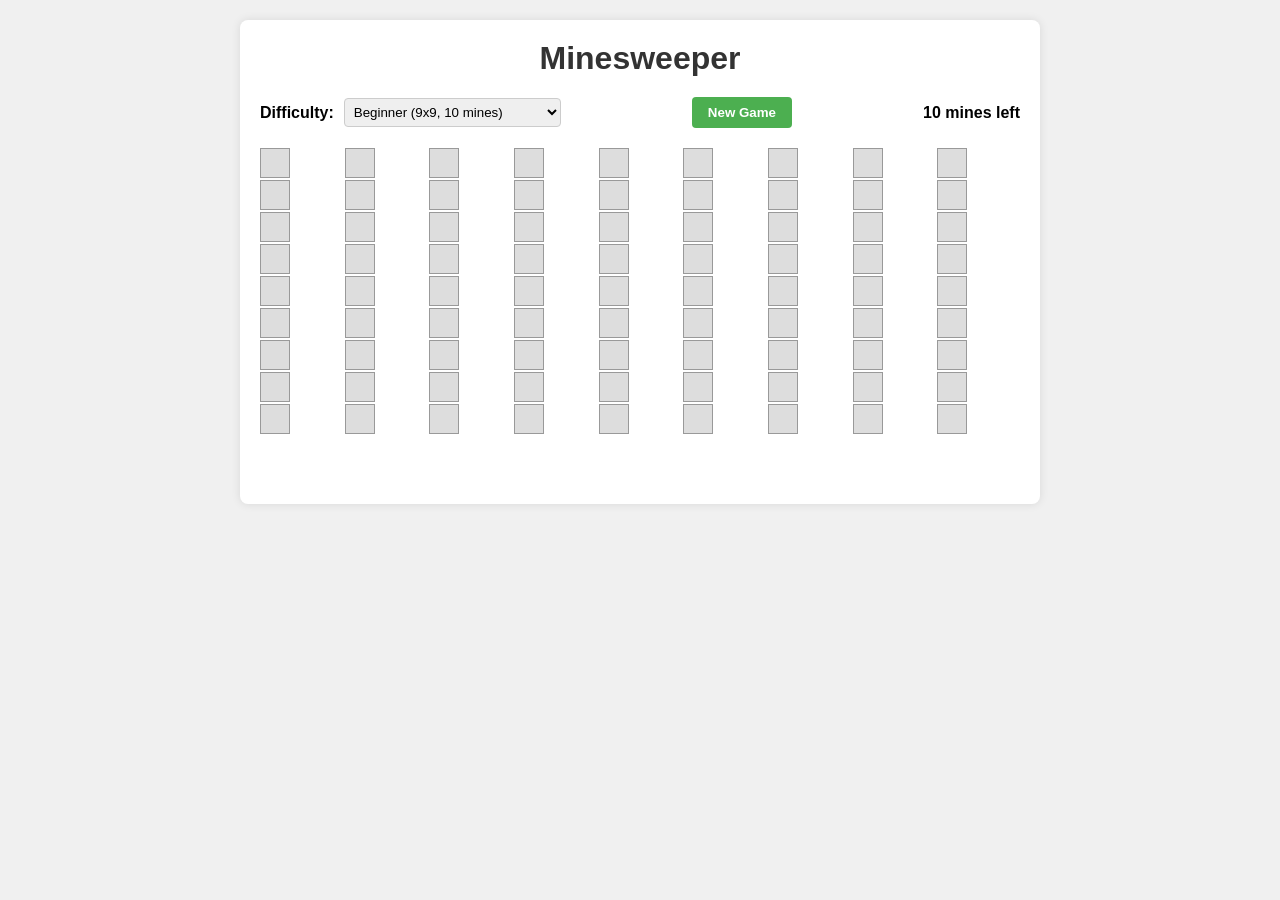
<file: index.html>
<!DOCTYPE html>
<html lang="en">
<head>
    <meta charset="UTF-8">
    <meta name="viewport" content="width=device-width, initial-scale=1.0">
    <title>Minesweeper</title>
    <link rel="stylesheet" href="styles.css">
</head>
<body>
    <div class="container">
        <h1>Minesweeper</h1>
        <div class="game-controls">
            <div class="difficulty">
                <label for="difficulty">Difficulty: </label>
                <select id="difficulty">
                    <option value="beginner">Beginner (9x9, 10 mines)</option>
                    <option value="intermediate">Intermediate (16x16, 40 mines)</option>
                    <option value="expert">Expert (16x30, 99 mines)</option>
                </select>
            </div>
            <button id="new-game-btn">New Game</button>
            <div class="game-info">
                <span id="mines-count">10</span> mines left
            </div>
        </div>
        <div id="game-board" class="game-board"></div>
        <div id="game-message" class="game-message"></div>
    </div>
    <script src="minesweeper.js"></script>
</body>
</html>
</file>
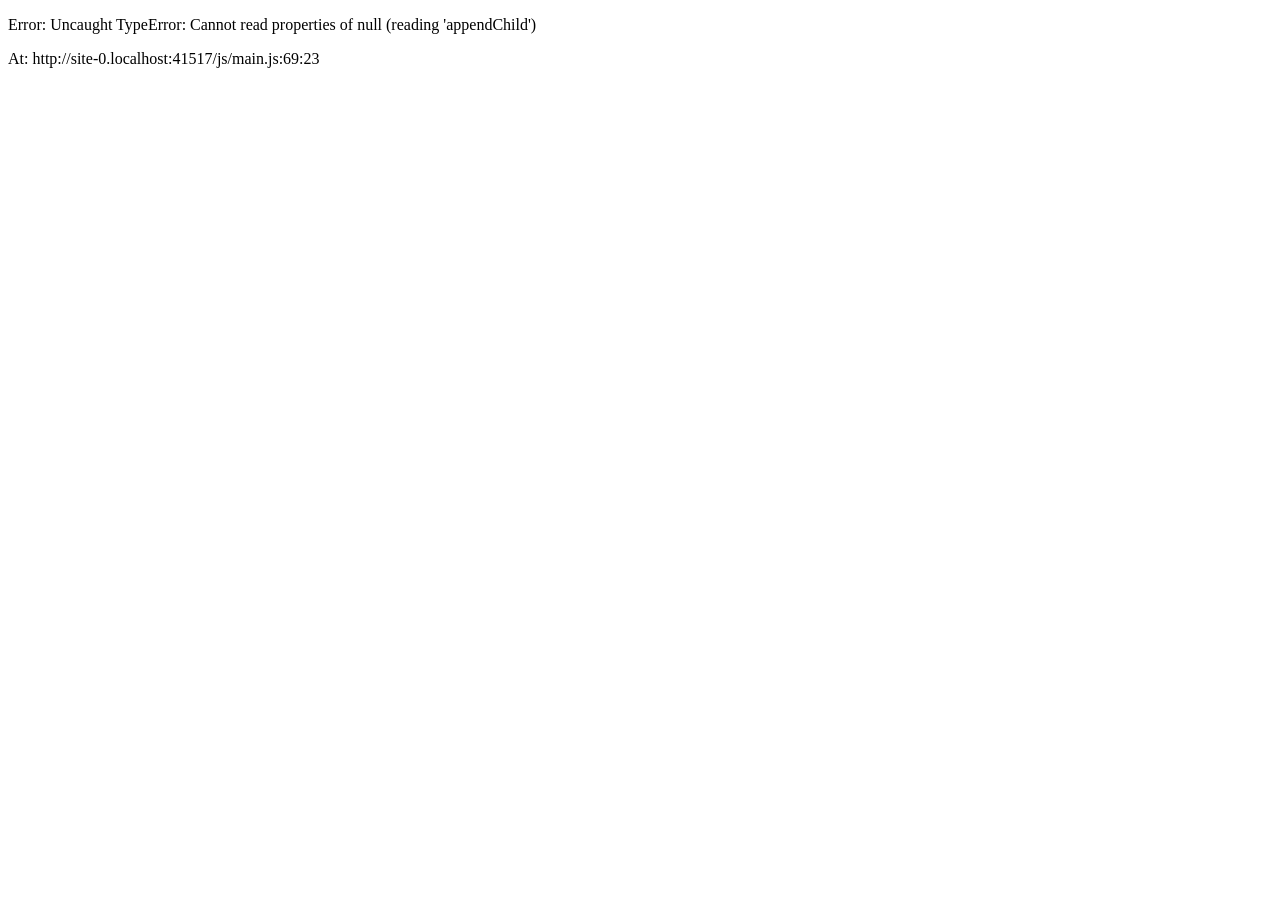
<file: debug.html>
<!DOCTYPE html>
<html>
<head>
    <title>Debug Console</title>
</head>
<body>
    <div id="output"></div>
    <script>
        window.onerror = function(msg, url, lineNo, columnNo, error) {
            document.getElementById('output').innerHTML += `<p>Error: ${msg}</p><p>At: ${url}:${lineNo}:${columnNo}</p>`;
            return false;
        };
    </script>
    <script type="module" src="js/main.js"></script>
</body>
</html>
</file>
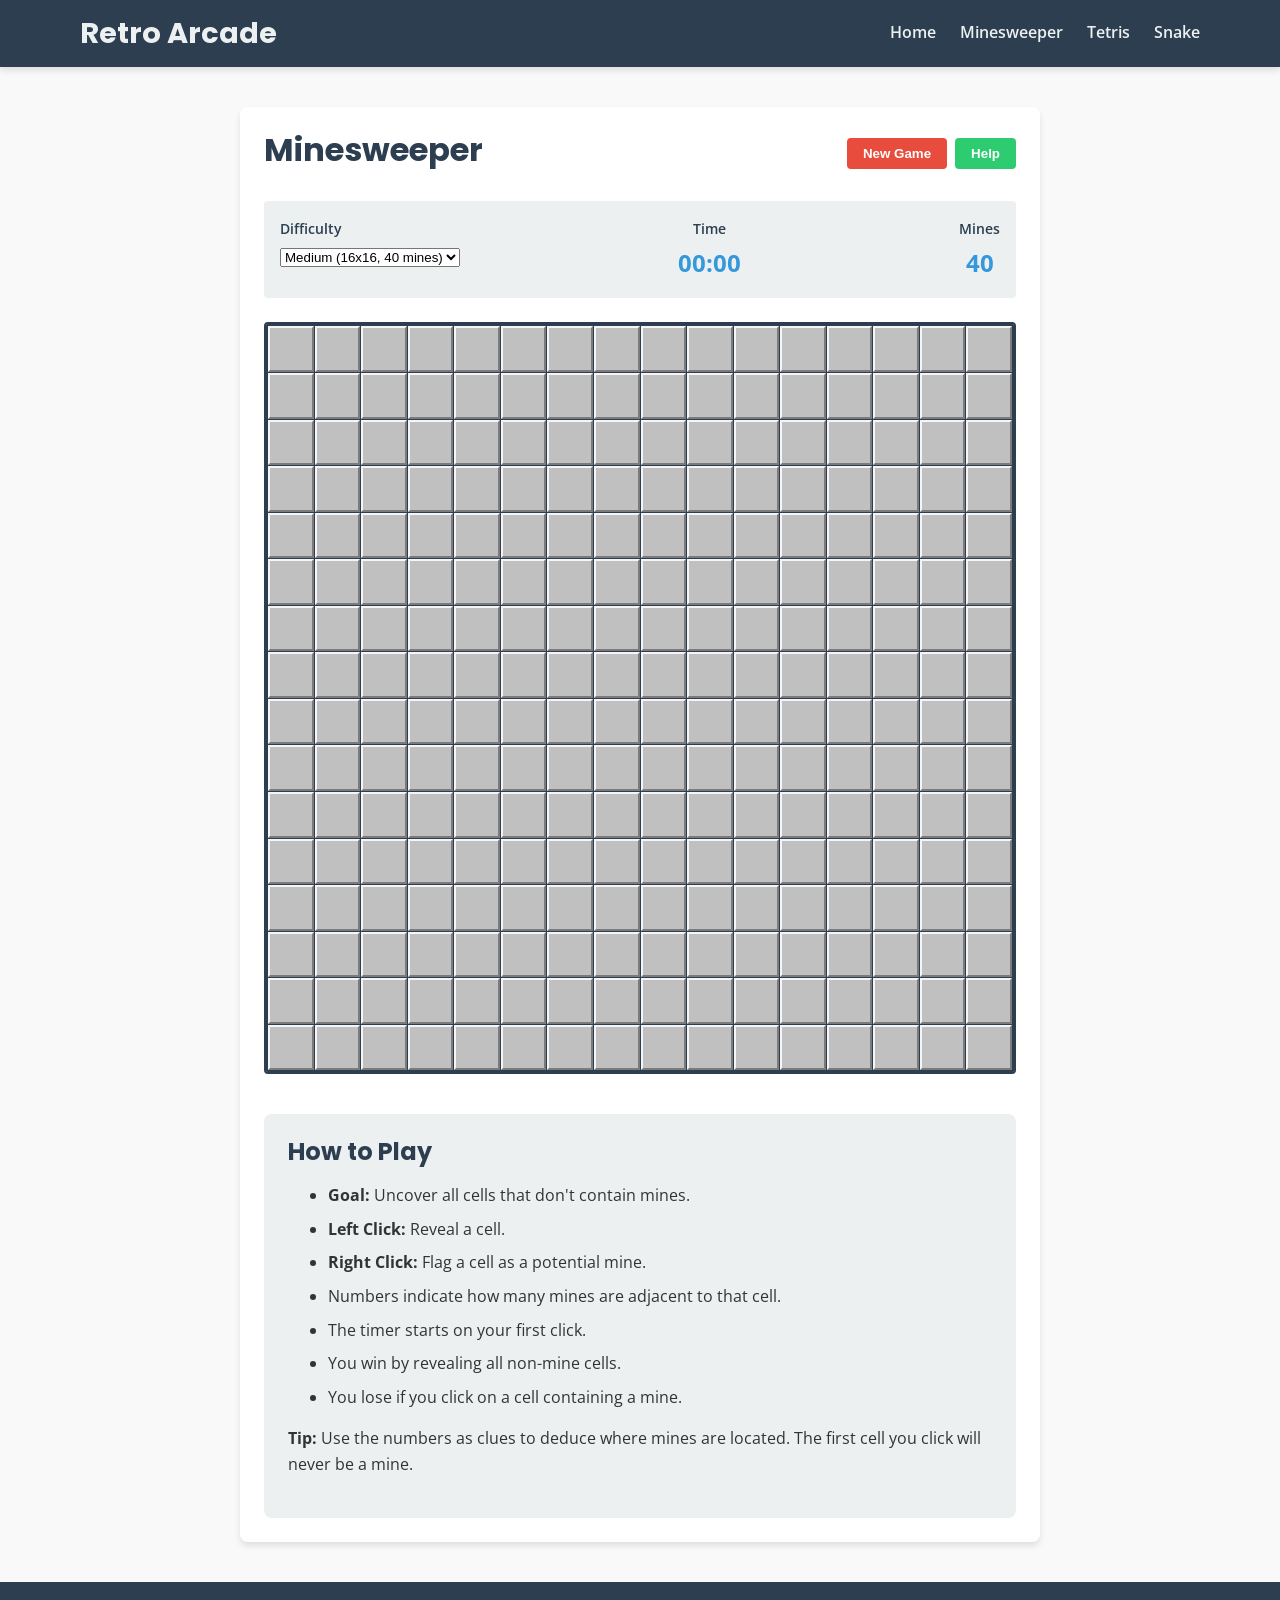
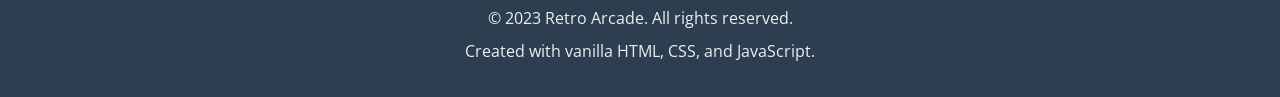
<file: minesweeper.html>
<!DOCTYPE html>
<html lang="en">
<head>
    <meta charset="UTF-8">
    <meta name="viewport" content="width=device-width, initial-scale=1.0">
    <title>Minesweeper - Retro Arcade</title>
    <link rel="preconnect" href="https://fonts.googleapis.com">
    <link rel="preconnect" href="https://fonts.gstatic.com" crossorigin>
    <link href="https://fonts.googleapis.com/css2?family=Open+Sans:wght@400;600&family=Poppins:wght@600;700&display=swap" rel="stylesheet">
    <link rel="stylesheet" href="styles/main.css">
    <link rel="stylesheet" href="styles/games.css">
    <link rel="icon" href="assets/favicon.svg" type="image/svg+xml">
    <meta name="description" content="Play the classic Minesweeper game - test your logic and memory skills">
</head>
<body>
    <header>
        <div class="container">
            <h1 class="logo">Retro Arcade</h1>
            <nav>
                <ul class="main-nav">
                    <li><a href="javascript:void(0)" onclick="navigateWithTransition('index.html')">Home</a></li>
                    <li><a href="javascript:void(0)" class="active">Minesweeper</a></li>
                    <li><a href="javascript:void(0)" onclick="navigateWithTransition('tetris.html')">Tetris</a></li>
                    <li><a href="javascript:void(0)" onclick="navigateWithTransition('snake.html')">Snake</a></li>
                </ul>
            </nav>
        </div>
    </header>

    <main>
        <section>
            <div class="container">
                <div class="game-container">
                    <div class="game-header">
                        <h2 class="game-title">Minesweeper</h2>
                        <div class="game-controls">
                            <button class="game-btn reset" id="reset-game">New Game</button>
                            <button class="game-btn help" id="help-btn">Help</button>
                        </div>
                    </div>

                    <div class="game-info">
                        <div class="game-difficulty">
                            <div class="info-label">Difficulty</div>
                            <select id="difficulty" class="difficulty-select">
                                <option value="easy">Easy (8x8, 10 mines)</option>
                                <option value="medium" selected>Medium (16x16, 40 mines)</option>
                                <option value="hard">Hard (30x16, 99 mines)</option>
                            </select>
                        </div>
                        <div class="game-timer">
                            <div class="info-label">Time</div>
                            <div class="info-value" id="timer">00:00</div>
                        </div>
                        <div class="game-score">
                            <div class="info-label">Mines</div>
                            <div class="info-value" id="mines-counter">0</div>
                        </div>
                    </div>

                    <div class="game-board" id="minesweeper-board">
                        <!-- Game board will be generated by JavaScript -->
                        <div style="display: flex; justify-content: center; align-items: center; height: 100%; color: var(--dark-color);">
                            <p>Minesweeper game will be implemented here.</p>
                        </div>
                    </div>

                    <div class="game-instructions">
                        <h3>How to Play</h3>
                        <ul>
                            <li><strong>Goal:</strong> Uncover all cells that don't contain mines.</li>
                            <li><strong>Left Click:</strong> Reveal a cell.</li>
                            <li><strong>Right Click:</strong> Flag a cell as a potential mine.</li>
                            <li>Numbers indicate how many mines are adjacent to that cell.</li>
                            <li>The timer starts on your first click.</li>
                            <li>You win by revealing all non-mine cells.</li>
                            <li>You lose if you click on a cell containing a mine.</li>
                        </ul>
                        <p><strong>Tip:</strong> Use the numbers as clues to deduce where mines are located. The first cell you click will never be a mine.</p>
                    </div>
                </div>
            </div>
        </section>
    </main>

    <footer>
        <div class="container">
            <p>&copy; 2023 Retro Arcade. All rights reserved.</p>
            <p>Created with vanilla HTML, CSS, and JavaScript.</p>
        </div>
    </footer>

    <script src="scripts/main.js"></script>
    <script src="scripts/games/minesweeper.js"></script>
</body>
</html>
</file>
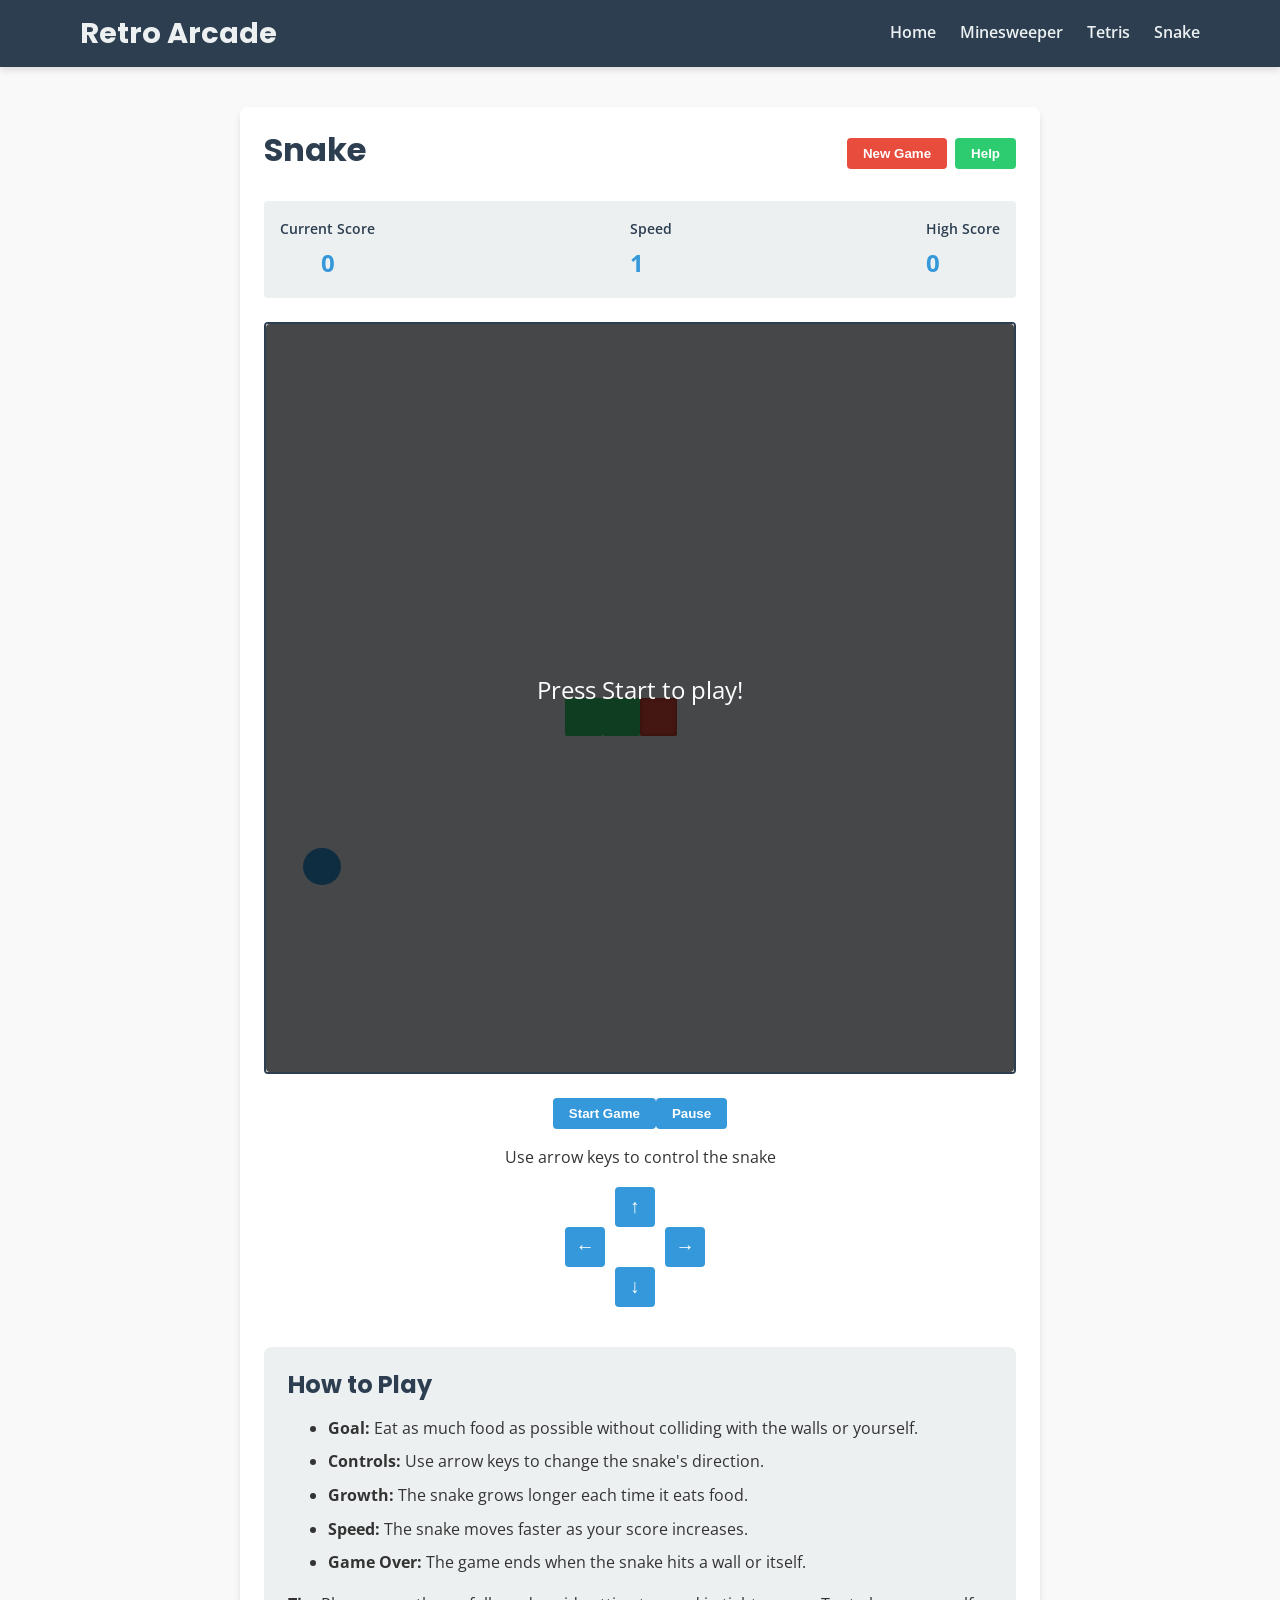
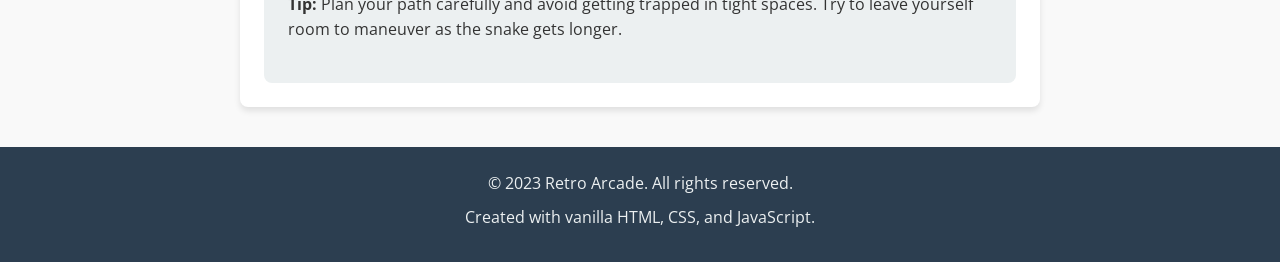
<file: snake.html>
<!DOCTYPE html>
<html lang="en">
<head>
    <meta charset="UTF-8">
    <meta name="viewport" content="width=device-width, initial-scale=1.0">
    <title>Snake - Retro Arcade</title>
    <link rel="preconnect" href="https://fonts.googleapis.com">
    <link rel="preconnect" href="https://fonts.gstatic.com" crossorigin>
    <link href="https://fonts.googleapis.com/css2?family=Open+Sans:wght@400;600&family=Poppins:wght@600;700&display=swap" rel="stylesheet">
    <link rel="stylesheet" href="styles/main.css">
    <link rel="stylesheet" href="styles/games.css">
    <link rel="icon" href="assets/favicon.svg" type="image/svg+xml">
    <meta name="description" content="Play the classic Snake game - guide the snake to eat food while avoiding collisions">
</head>
<body>
    <header>
        <div class="container">
            <h1 class="logo">Retro Arcade</h1>
            <nav>
                <ul class="main-nav">
                    <li><a href="javascript:void(0)" onclick="navigateWithTransition('index.html')">Home</a></li>
                    <li><a href="javascript:void(0)" onclick="navigateWithTransition('minesweeper.html')">Minesweeper</a></li>
                    <li><a href="javascript:void(0)" onclick="navigateWithTransition('tetris.html')">Tetris</a></li>
                    <li><a href="javascript:void(0)" class="active">Snake</a></li>
                </ul>
            </nav>
        </div>
    </header>

    <main>
        <section>
            <div class="container">
                <div class="game-container">
                    <div class="game-header">
                        <h2 class="game-title">Snake</h2>
                        <div class="game-controls">
                            <button class="game-btn reset" id="reset-game">New Game</button>
                            <button class="game-btn help" id="help-btn">Help</button>
                        </div>
                    </div>

                    <div class="game-info">
                        <div class="game-score">
                            <div class="info-label">Current Score</div>
                            <div class="info-value" id="current-score">0</div>
                        </div>
                        <div class="game-speed">
                            <div class="info-label">Speed</div>
                            <div class="info-value" id="speed-level">1</div>
                        </div>
                        <div class="game-high-score">
                            <div class="info-label">High Score</div>
                            <div class="info-value" id="high-score">0</div>
                        </div>
                    </div>

                    <div class="game-board" id="snake-board">
                        <!-- Game board will be generated by JavaScript -->
                        <div style="display: flex; justify-content: center; align-items: center; height: 100%; color: var(--dark-color);">
                            <p>Snake game will be implemented here.</p>
                        </div>
                    </div>

                    <div class="game-controls-display">
                        <div style="display: flex; justify-content: center; margin-bottom: var(--spacing-md);">
                            <button class="game-btn" id="start-btn">Start Game</button>
                            <button class="game-btn" id="pause-btn" disabled>Pause</button>
                        </div>
                        <div style="text-align: center; margin-bottom: var(--spacing-md);">
                            <p>Use arrow keys to control the snake</p>
                            <div style="display: grid; grid-template-columns: 1fr 1fr 1fr; width: 150px; margin: 0 auto;">
                                <div></div>
                                <button class="control-btn" id="up-btn">↑</button>
                                <div></div>
                                <button class="control-btn" id="left-btn">←</button>
                                <div></div>
                                <button class="control-btn" id="right-btn">→</button>
                                <div></div>
                                <button class="control-btn" id="down-btn">↓</button>
                                <div></div>
                            </div>
                        </div>
                    </div>

                    <div class="game-instructions">
                        <h3>How to Play</h3>
                        <ul>
                            <li><strong>Goal:</strong> Eat as much food as possible without colliding with the walls or yourself.</li>
                            <li><strong>Controls:</strong> Use arrow keys to change the snake's direction.</li>
                            <li><strong>Growth:</strong> The snake grows longer each time it eats food.</li>
                            <li><strong>Speed:</strong> The snake moves faster as your score increases.</li>
                            <li><strong>Game Over:</strong> The game ends when the snake hits a wall or itself.</li>
                        </ul>
                        <p><strong>Tip:</strong> Plan your path carefully and avoid getting trapped in tight spaces. Try to leave yourself room to maneuver as the snake gets longer.</p>
                    </div>
                </div>
            </div>
        </section>
    </main>

    <footer>
        <div class="container">
            <p>&copy; 2023 Retro Arcade. All rights reserved.</p>
            <p>Created with vanilla HTML, CSS, and JavaScript.</p>
        </div>
    </footer>

    <script src="scripts/main.js"></script>
    <script src="scripts/games/snake.js"></script>
    <style>
        .control-btn {
            width: 40px;
            height: 40px;
            background-color: var(--primary-color);
            color: white;
            border: none;
            border-radius: var(--border-radius-sm);
            font-size: 1.2rem;
            cursor: pointer;
            transition: background-color 0.3s;
        }
        
        .control-btn:hover {
            background-color: var(--dark-color);
        }
    </style>
</body>
</html>
</file>
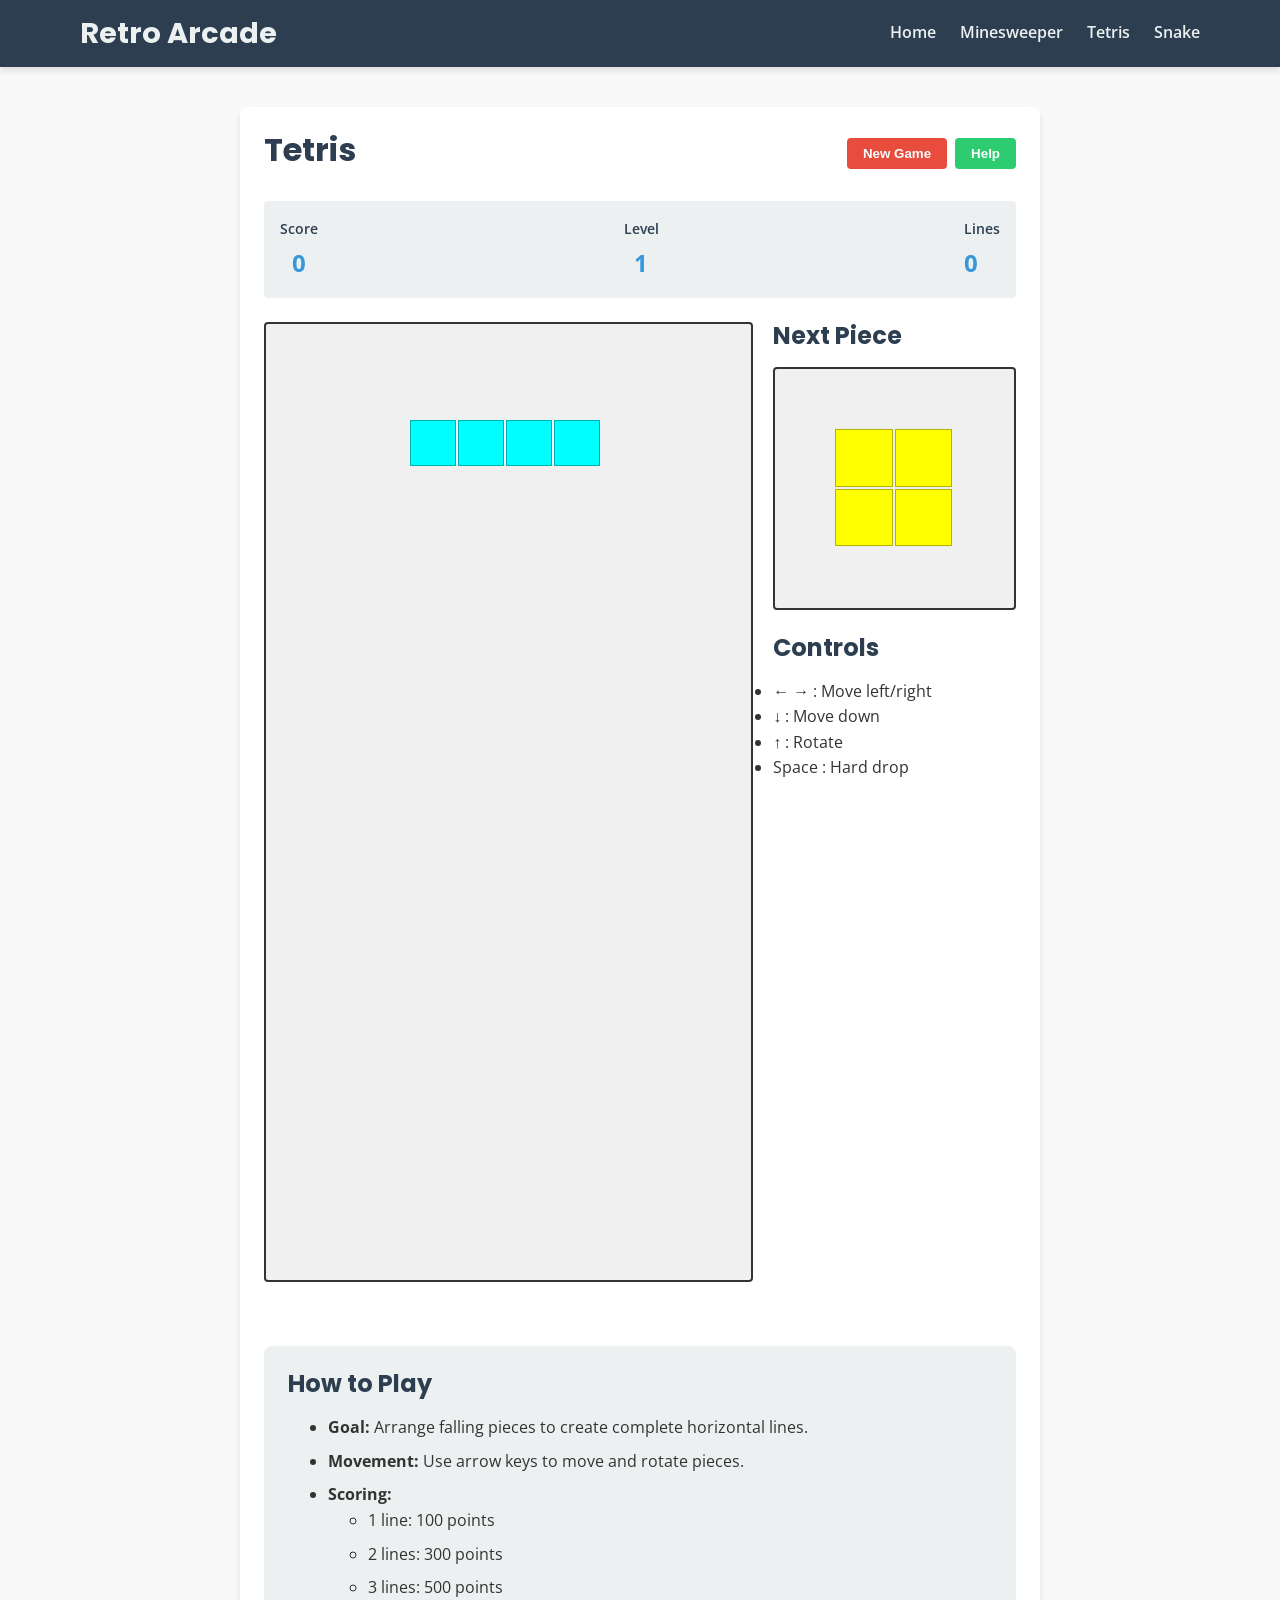
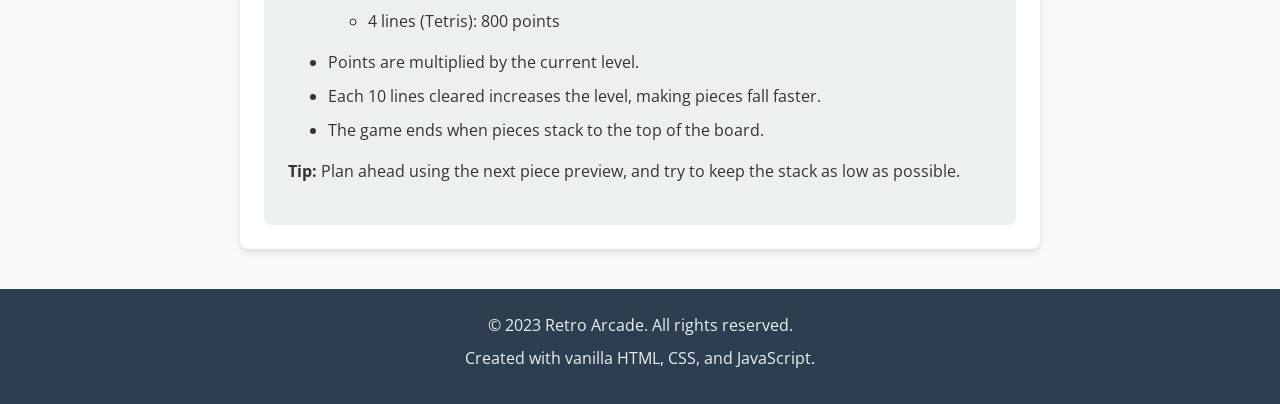
<file: tetris.html>
<!DOCTYPE html>
<html lang="en">
<head>
    <meta charset="UTF-8">
    <meta name="viewport" content="width=device-width, initial-scale=1.0">
    <title>Tetris - Retro Arcade</title>
    <link rel="preconnect" href="https://fonts.googleapis.com">
    <link rel="preconnect" href="https://fonts.gstatic.com" crossorigin>
    <link href="https://fonts.googleapis.com/css2?family=Open+Sans:wght@400;600&family=Poppins:wght@600;700&display=swap" rel="stylesheet">
    <link rel="stylesheet" href="styles/main.css">
    <link rel="stylesheet" href="styles/games.css">
    <link rel="icon" href="assets/favicon.svg" type="image/svg+xml">
    <meta name="description" content="Play the classic Tetris game - arrange falling blocks to create and clear lines">
</head>
<body>
    <header>
        <div class="container">
            <h1 class="logo">Retro Arcade</h1>
            <nav>
                <ul class="main-nav">
                    <li><a href="javascript:void(0)" onclick="navigateWithTransition('index.html')">Home</a></li>
                    <li><a href="javascript:void(0)" onclick="navigateWithTransition('minesweeper.html')">Minesweeper</a></li>
                    <li><a href="javascript:void(0)" class="active">Tetris</a></li>
                    <li><a href="javascript:void(0)" onclick="navigateWithTransition('snake.html')">Snake</a></li>
                </ul>
            </nav>
        </div>
    </header>

    <main>
        <section>
            <div class="container">
                <div class="game-container">
                    <div class="game-header">
                        <h2 class="game-title">Tetris</h2>
                        <div class="game-controls">
                            <button class="game-btn reset" id="reset-game">New Game</button>
                            <button class="game-btn help" id="help-btn">Help</button>
                        </div>
                    </div>

                    <div class="game-info">
                        <div class="game-score">
                            <div class="info-label">Score</div>
                            <div class="info-value" id="score">0</div>
                        </div>
                        <div class="game-level">
                            <div class="info-label">Level</div>
                            <div class="info-value" id="level">1</div>
                        </div>
                        <div class="game-lines">
                            <div class="info-label">Lines</div>
                            <div class="info-value" id="lines">0</div>
                        </div>
                    </div>

                    <div style="display: flex; gap: 20px; margin-bottom: var(--spacing-lg);">
                        <div class="game-board" id="tetris-board" style="aspect-ratio: 1/2; flex: 2;">
                            <!-- Game board will be generated by JavaScript -->
                            <div style="display: flex; justify-content: center; align-items: center; height: 100%; color: var(--dark-color);">
                                <p>Tetris game will be implemented here.</p>
                            </div>
                        </div>
                        <div style="flex: 1;">
                            <div style="margin-bottom: var(--spacing-lg);">
                                <h3>Next Piece</h3>
                                <div id="next-piece" style="width: 100%; aspect-ratio: 1/1; background-color: var(--light-color); border-radius: var(--border-radius-sm);">
                                    <!-- Next piece preview will be generated by JavaScript -->
                                </div>
                            </div>
                            <div>
                                <h3>Controls</h3>
                                <ul>
                                    <li>← → : Move left/right</li>
                                    <li>↓ : Move down</li>
                                    <li>↑ : Rotate</li>
                                    <li>Space : Hard drop</li>
                                </ul>
                            </div>
                        </div>
                    </div>

                    <div class="game-instructions">
                        <h3>How to Play</h3>
                        <ul>
                            <li><strong>Goal:</strong> Arrange falling pieces to create complete horizontal lines.</li>
                            <li><strong>Movement:</strong> Use arrow keys to move and rotate pieces.</li>
                            <li><strong>Scoring:</strong> 
                                <ul>
                                    <li>1 line: 100 points</li>
                                    <li>2 lines: 300 points</li>
                                    <li>3 lines: 500 points</li>
                                    <li>4 lines (Tetris): 800 points</li>
                                </ul>
                            </li>
                            <li>Points are multiplied by the current level.</li>
                            <li>Each 10 lines cleared increases the level, making pieces fall faster.</li>
                            <li>The game ends when pieces stack to the top of the board.</li>
                        </ul>
                        <p><strong>Tip:</strong> Plan ahead using the next piece preview, and try to keep the stack as low as possible.</p>
                    </div>
                </div>
            </div>
        </section>
    </main>

    <footer>
        <div class="container">
            <p>&copy; 2023 Retro Arcade. All rights reserved.</p>
            <p>Created with vanilla HTML, CSS, and JavaScript.</p>
        </div>
    </footer>

    <script src="scripts/main.js"></script>
    <script src="scripts/games/tetris.js"></script>
</body>
</html>
</file>
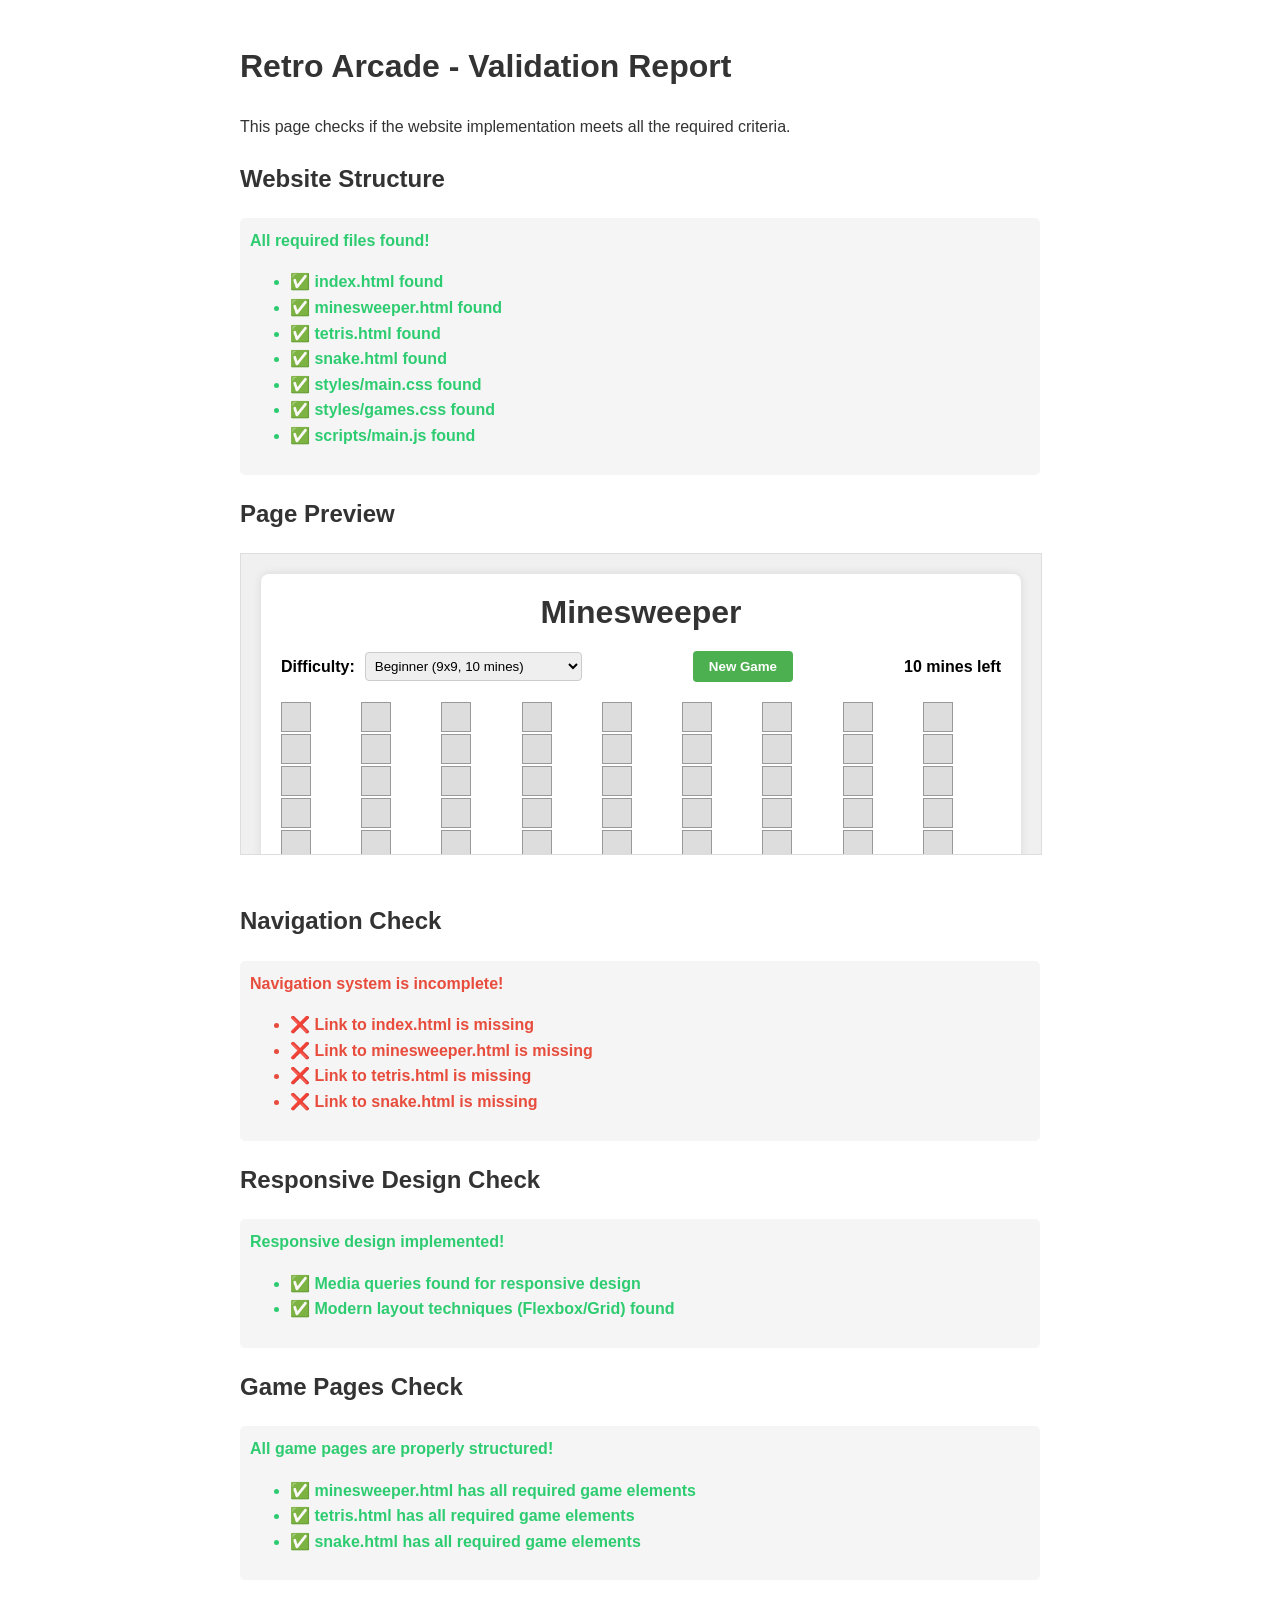
<file: validate.html>
<!DOCTYPE html>
<html lang="en">
<head>
    <meta charset="UTF-8">
    <meta name="viewport" content="width=device-width, initial-scale=1.0">
    <title>Retro Arcade - Validation</title>
    <style>
        body {
            font-family: 'Open Sans', sans-serif;
            line-height: 1.6;
            color: #333;
            max-width: 800px;
            margin: 0 auto;
            padding: 20px;
        }
        h1, h2 {
            font-family: 'Poppins', sans-serif;
        }
        iframe {
            border: 1px solid #ddd;
            width: 100%;
            height: 300px;
            margin-bottom: 20px;
        }
        .result {
            background-color: #f5f5f5;
            padding: 10px;
            border-radius: 5px;
            margin-bottom: 20px;
        }
        .success {
            color: #2ecc71;
            font-weight: bold;
        }
        .error {
            color: #e74c3c;
            font-weight: bold;
        }
    </style>
</head>
<body>
    <h1>Retro Arcade - Validation Report</h1>
    
    <p>This page checks if the website implementation meets all the required criteria.</p>
    
    <h2>Website Structure</h2>
    <div class="result" id="structure-result">Checking...</div>
    
    <h2>Page Preview</h2>
    <iframe src="index.html" title="Retro Arcade"></iframe>
    
    <h2>Navigation Check</h2>
    <div class="result" id="navigation-result">Checking...</div>
    
    <h2>Responsive Design Check</h2>
    <div class="result" id="responsive-result">Checking...</div>
    
    <h2>Game Pages Check</h2>
    <div class="result" id="games-result">Checking...</div>
    
    <script>
        // Structure check
        function checkStructure() {
            const requiredFiles = [
                'index.html',
                'minesweeper.html',
                'tetris.html',
                'snake.html',
                'styles/main.css',
                'styles/games.css',
                'scripts/main.js'
            ];
            
            let allFound = true;
            let results = '<ul>';
            
            for (const file of requiredFiles) {
                fetch(file)
                    .then(response => {
                        if (response.ok) {
                            results += `<li class="success">✅ ${file} found</li>`;
                        } else {
                            results += `<li class="error">❌ ${file} not found</li>`;
                            allFound = false;
                        }
                        
                        if (results.split('</li>').length - 1 === requiredFiles.length) {
                            results += '</ul>';
                            if (allFound) {
                                results = '<span class="success">All required files found!</span>' + results;
                            } else {
                                results = '<span class="error">Some files are missing!</span>' + results;
                            }
                            document.getElementById('structure-result').innerHTML = results;
                        }
                    })
                    .catch(() => {
                        results += `<li class="error">❌ ${file} not found</li>`;
                        allFound = false;
                        
                        if (results.split('</li>').length - 1 === requiredFiles.length) {
                            results += '</ul>';
                            if (allFound) {
                                results = '<span class="success">All required files found!</span>' + results;
                            } else {
                                results = '<span class="error">Some files are missing!</span>' + results;
                            }
                            document.getElementById('structure-result').innerHTML = results;
                        }
                    });
            }
        }
        
        // Navigation check
        function checkNavigation() {
            fetch('index.html')
                .then(response => response.text())
                .then(html => {
                    const parser = new DOMParser();
                    const doc = parser.parseFromString(html, 'text/html');
                    const navLinks = doc.querySelectorAll('.main-nav a');
                    
                    const requiredLinks = ['index.html', 'minesweeper.html', 'tetris.html', 'snake.html'];
                    let allLinksExist = true;
                    let results = '<ul>';
                    
                    requiredLinks.forEach(required => {
                        let found = false;
                        navLinks.forEach(link => {
                            if (link.getAttribute('href') === required) {
                                found = true;
                            }
                        });
                        
                        if (found) {
                            results += `<li class="success">✅ Link to ${required} exists</li>`;
                        } else {
                            results += `<li class="error">❌ Link to ${required} is missing</li>`;
                            allLinksExist = false;
                        }
                    });
                    
                    results += '</ul>';
                    
                    if (allLinksExist) {
                        results = '<span class="success">Navigation system is complete!</span>' + results;
                    } else {
                        results = '<span class="error">Navigation system is incomplete!</span>' + results;
                    }
                    
                    document.getElementById('navigation-result').innerHTML = results;
                })
                .catch(error => {
                    document.getElementById('navigation-result').innerHTML = 
                        `<span class="error">Error checking navigation: ${error.message}</span>`;
                });
        }
        
        // Responsive design check
        function checkResponsive() {
            fetch('styles/main.css')
                .then(response => response.text())
                .then(css => {
                    const hasMediaQueries = css.includes('@media');
                    const hasFlexOrGrid = css.includes('display: flex') || css.includes('display: grid');
                    
                    let results = '<ul>';
                    
                    if (hasMediaQueries) {
                        results += '<li class="success">✅ Media queries found for responsive design</li>';
                    } else {
                        results += '<li class="error">❌ No media queries found</li>';
                    }
                    
                    if (hasFlexOrGrid) {
                        results += '<li class="success">✅ Modern layout techniques (Flexbox/Grid) found</li>';
                    } else {
                        results += '<li class="error">❌ No modern layout techniques found</li>';
                    }
                    
                    results += '</ul>';
                    
                    if (hasMediaQueries && hasFlexOrGrid) {
                        results = '<span class="success">Responsive design implemented!</span>' + results;
                    } else {
                        results = '<span class="error">Responsive design implementation is incomplete!</span>' + results;
                    }
                    
                    document.getElementById('responsive-result').innerHTML = results;
                })
                .catch(error => {
                    document.getElementById('responsive-result').innerHTML = 
                        `<span class="error">Error checking responsive design: ${error.message}</span>`;
                });
        }
        
        // Game pages check
        function checkGamePages() {
            const gamePages = ['minesweeper.html', 'tetris.html', 'snake.html'];
            let checkedPages = 0;
            let results = '<ul>';
            let allPagesValid = true;
            
            gamePages.forEach(page => {
                fetch(page)
                    .then(response => response.text())
                    .then(html => {
                        const parser = new DOMParser();
                        const doc = parser.parseFromString(html, 'text/html');
                        
                        const hasGameContainer = doc.querySelector('.game-container') !== null;
                        const hasGameBoard = doc.querySelector('.game-board') !== null;
                        const hasInstructions = doc.querySelector('.game-instructions') !== null;
                        
                        const pageValid = hasGameContainer && hasGameBoard && hasInstructions;
                        
                        if (pageValid) {
                            results += `<li class="success">✅ ${page} has all required game elements</li>`;
                        } else {
                            results += `<li class="error">❌ ${page} is missing some required game elements</li>`;
                            allPagesValid = false;
                        }
                        
                        checkedPages++;
                        
                        if (checkedPages === gamePages.length) {
                            results += '</ul>';
                            
                            if (allPagesValid) {
                                results = '<span class="success">All game pages are properly structured!</span>' + results;
                            } else {
                                results = '<span class="error">Some game pages are missing required elements!</span>' + results;
                            }
                            
                            document.getElementById('games-result').innerHTML = results;
                        }
                    })
                    .catch(error => {
                        results += `<li class="error">❌ Error loading ${page}: ${error.message}</li>`;
                        allPagesValid = false;
                        
                        checkedPages++;
                        
                        if (checkedPages === gamePages.length) {
                            results += '</ul>';
                            
                            if (allPagesValid) {
                                results = '<span class="success">All game pages are properly structured!</span>' + results;
                            } else {
                                results = '<span class="error">Some game pages are missing required elements!</span>' + results;
                            }
                            
                            document.getElementById('games-result').innerHTML = results;
                        }
                    });
            });
        }
        
        // Run all checks when the page loads
        window.addEventListener('DOMContentLoaded', () => {
            checkStructure();
            checkNavigation();
            checkResponsive();
            checkGamePages();
        });
    </script>
</body>
</html>
</file>
<file: styles.css>
* {
    margin: 0;
    padding: 0;
    box-sizing: border-box;
}

body {
    font-family: Arial, sans-serif;
    background-color: #f0f0f0;
    padding: 20px;
}

.container {
    max-width: 800px;
    margin: 0 auto;
    background-color: white;
    padding: 20px;
    border-radius: 8px;
    box-shadow: 0 0 10px rgba(0, 0, 0, 0.1);
}

h1 {
    text-align: center;
    margin-bottom: 20px;
    color: #333;
}

.game-controls {
    display: flex;
    justify-content: space-between;
    align-items: center;
    margin-bottom: 20px;
}

.difficulty {
    display: flex;
    align-items: center;
}

.difficulty label {
    margin-right: 10px;
    font-weight: bold;
}

.difficulty select {
    padding: 5px;
    border-radius: 4px;
    border: 1px solid #ccc;
}

button {
    padding: 8px 16px;
    background-color: #4caf50;
    color: white;
    border: none;
    border-radius: 4px;
    cursor: pointer;
    font-weight: bold;
}

button:hover {
    background-color: #45a049;
}

.game-info {
    font-weight: bold;
}

.game-board {
    display: grid;
    grid-template-columns: repeat(9, 1fr);
    gap: 2px;
    margin-bottom: 20px;
}

.cell {
    width: 30px;
    height: 30px;
    background-color: #ddd;
    border: 1px solid #999;
    display: flex;
    align-items: center;
    justify-content: center;
    font-weight: bold;
    cursor: pointer;
    user-select: none;
}

.cell.revealed {
    background-color: #bbb;
}

.cell.mine {
    background-color: #f44336;
    color: white;
}

.cell.flagged {
    background-color: #2196f3;
    color: white;
}

.game-message {
    text-align: center;
    font-size: 18px;
    font-weight: bold;
    margin-top: 20px;
    min-height: 30px;
}

/* Numbers colors */
.cell[data-value="1"] {
    color: blue;
}
.cell[data-value="2"] {
    color: green;
}
.cell[data-value="3"] {
    color: red;
}
.cell[data-value="4"] {
    color: darkblue;
}
.cell[data-value="5"] {
    color: darkred;
}
.cell[data-value="6"] {
    color: teal;
}
.cell[data-value="7"] {
    color: black;
}
.cell[data-value="8"] {
    color: gray;
}

/* Make the game responsive */
@media (max-width: 600px) {
    .game-controls {
        flex-direction: column;
        gap: 10px;
        align-items: flex-start;
    }
    
    .cell {
        width: 25px;
        height: 25px;
        font-size: 14px;
    }
}
</file>
<file: styles/main.css>
/* Global Variables */
:root {
  /* Color Palette */
  --primary-color: #3498db;
  --secondary-color: #2ecc71;
  --accent-color: #e74c3c;
  --dark-color: #2c3e50;
  --light-color: #ecf0f1;
  --background-color: #f9f9f9;
  --text-color: #333333;
  
  /* Typography */
  --heading-font: 'Poppins', sans-serif;
  --body-font: 'Open Sans', sans-serif;
  
  /* Spacing */
  --spacing-xs: 0.25rem;
  --spacing-sm: 0.5rem;
  --spacing-md: 1rem;
  --spacing-lg: 1.5rem;
  --spacing-xl: 2.5rem;
  
  /* Border Radius */
  --border-radius-sm: 4px;
  --border-radius-md: 8px;
  --border-radius-lg: 12px;
  
  /* Shadows */
  --shadow-sm: 0 1px 3px rgba(0, 0, 0, 0.12);
  --shadow-md: 0 4px 6px rgba(0, 0, 0, 0.1);
  --shadow-lg: 0 10px 15px rgba(0, 0, 0, 0.1);
}

/* CSS Reset & Base Styles */
* {
  margin: 0;
  padding: 0;
  box-sizing: border-box;
}

html {
  font-size: 16px;
  scroll-behavior: smooth;
}

body {
  font-family: var(--body-font);
  line-height: 1.6;
  color: var(--text-color);
  background-color: var(--background-color);
}

img {
  max-width: 100%;
  height: auto;
}

a {
  color: var(--primary-color);
  text-decoration: none;
  transition: color 0.3s ease;
}

a:hover {
  color: var(--dark-color);
}

/* Typography */
h1, h2, h3, h4, h5, h6 {
  font-family: var(--heading-font);
  font-weight: 700;
  line-height: 1.2;
  margin-bottom: var(--spacing-md);
  color: var(--dark-color);
}

h1 {
  font-size: 2.5rem;
}

h2 {
  font-size: 2rem;
}

h3 {
  font-size: 1.5rem;
}

p {
  margin-bottom: var(--spacing-md);
}

/* Layout */
.container {
  width: 90%;
  max-width: 1200px;
  margin: 0 auto;
  padding: 0 var(--spacing-md);
}

section {
  padding: var(--spacing-xl) 0;
}

/* Header & Navigation */
header {
  background-color: var(--dark-color);
  color: var(--light-color);
  padding: var(--spacing-md) 0;
  position: sticky;
  top: 0;
  z-index: 1000;
  box-shadow: var(--shadow-md);
}

header .container {
  display: flex;
  justify-content: space-between;
  align-items: center;
  flex-wrap: wrap;
}

.logo {
  font-size: 1.8rem;
  margin-bottom: 0;
  color: var(--light-color);
}

.main-nav {
  display: flex;
  list-style: none;
}

.main-nav li {
  margin-left: var(--spacing-lg);
}

.main-nav a {
  color: var(--light-color);
  font-weight: 600;
  position: relative;
}

.main-nav a:hover {
  color: var(--primary-color);
}

.main-nav a.active {
  color: var(--primary-color);
}

.main-nav a.active::after {
  content: '';
  position: absolute;
  bottom: -5px;
  left: 0;
  width: 100%;
  height: 3px;
  background-color: var(--primary-color);
  border-radius: var(--border-radius-sm);
}

/* Hero Section */
.hero {
  background-color: var(--dark-color);
  color: var(--light-color);
  text-align: center;
  padding: var(--spacing-xl) 0;
}

.hero h2 {
  font-size: 2.5rem;
  color: var(--light-color);
  margin-bottom: var(--spacing-md);
}

.hero p {
  font-size: 1.2rem;
  max-width: 700px;
  margin: 0 auto var(--spacing-lg);
}

/* Games Grid */
.games-grid {
  padding: var(--spacing-xl) 0;
}

.games-grid h2 {
  text-align: center;
  margin-bottom: var(--spacing-xl);
}

.game-cards {
  display: grid;
  grid-template-columns: repeat(auto-fit, minmax(300px, 1fr));
  gap: var(--spacing-xl);
}

.game-card {
  background-color: white;
  border-radius: var(--border-radius-md);
  overflow: hidden;
  box-shadow: var(--shadow-md);
  transition: transform 0.3s ease, box-shadow 0.3s ease;
  text-align: center;
  padding-bottom: var(--spacing-lg);
}

.game-card:hover {
  transform: translateY(-5px);
  box-shadow: var(--shadow-lg);
}

.game-image {
  height: 180px;
  background-color: var(--primary-color);
  margin-bottom: var(--spacing-md);
}

#minesweeper-img {
  background-color: var(--primary-color);
}

#tetris-img {
  background-color: var(--secondary-color);
}

#snake-img {
  background-color: var(--accent-color);
}

.game-card h3 {
  margin-bottom: var(--spacing-sm);
}

.game-card p {
  padding: 0 var(--spacing-lg);
  margin-bottom: var(--spacing-lg);
}

/* Buttons */
.button {
  display: inline-block;
  background-color: var(--primary-color);
  color: white;
  padding: var(--spacing-sm) var(--spacing-lg);
  border-radius: var(--border-radius-sm);
  font-weight: 600;
  transition: background-color 0.3s ease;
}

.button:hover {
  background-color: var(--dark-color);
  color: white;
}

/* Footer */
footer {
  background-color: var(--dark-color);
  color: var(--light-color);
  padding: var(--spacing-lg) 0;
  text-align: center;
}

footer p {
  margin-bottom: var(--spacing-sm);
}

/* Responsive Design */
@media (max-width: 768px) {
  header .container {
    flex-direction: column;
    text-align: center;
  }
  
  .logo {
    margin-bottom: var(--spacing-md);
  }
  
  .main-nav {
    margin-top: var(--spacing-sm);
    justify-content: center;
  }
  
  .main-nav li {
    margin: 0 var(--spacing-sm);
  }
  
  h1 {
    font-size: 2rem;
  }
  
  h2 {
    font-size: 1.75rem;
  }
  
  .hero h2 {
    font-size: 2rem;
  }
  
  .hero p {
    font-size: 1rem;
  }
}

@media (max-width: 480px) {
  html {
    font-size: 14px;
  }
  
  .main-nav {
    flex-wrap: wrap;
  }
  
  .main-nav li {
    margin: var(--spacing-xs) var(--spacing-sm);
  }
  
  .game-cards {
    grid-template-columns: 1fr;
  }
}
</file>
<file: styles/games.css>
/* Game-specific CSS */

/* Common Game Container Styles */
.game-container {
  width: 100%;
  max-width: 800px;
  margin: 0 auto;
  padding: var(--spacing-lg);
  background-color: white;
  border-radius: var(--border-radius-md);
  box-shadow: var(--shadow-md);
}

/* Game Header Styles */
.game-header {
  display: flex;
  justify-content: space-between;
  align-items: center;
  margin-bottom: var(--spacing-lg);
  flex-wrap: wrap;
}

.game-title {
  margin-bottom: var(--spacing-sm);
}

.game-controls {
  display: flex;
  gap: var(--spacing-sm);
}

/* Game Thumbnail Styles */
.game-thumbnail {
  width: 100%;
  height: auto;
  border-radius: var(--border-radius-md);
  box-shadow: var(--shadow-md);
  transition: transform 0.3s ease, box-shadow 0.3s ease;
  object-fit: cover;
}

.game-thumbnail:hover {
  transform: translateY(-5px);
  box-shadow: var(--shadow-lg);
}

/* Help Link Styles */
.help-link {
  background: none;
  border: none;
  color: var(--primary-color);
  font-size: 0.9rem;
  padding: var(--spacing-xs) 0;
  margin-top: var(--spacing-xs);
  cursor: pointer;
  text-decoration: underline;
  transition: color 0.3s;
  display: block;
  width: 100%;
  text-align: center;
}

.help-link:hover {
  color: var(--dark-color);
}

/* Game Info Section */
.game-info {
  display: flex;
  justify-content: space-between;
  margin-bottom: var(--spacing-lg);
  background-color: var(--light-color);
  padding: var(--spacing-md);
  border-radius: var(--border-radius-sm);
}

.game-score, .game-timer, .game-level {
  text-align: center;
}

.info-label {
  font-size: 0.9rem;
  font-weight: 600;
  margin-bottom: var(--spacing-xs);
  color: var(--dark-color);
}

.info-value {
  font-size: 1.5rem;
  font-weight: 700;
  color: var(--primary-color);
}

/* Game Canvas/Board Styles */
.game-board {
  width: 100%;
  aspect-ratio: 1 / 1;
  background-color: var(--light-color);
  border: 2px solid var(--dark-color);
  border-radius: var(--border-radius-sm);
  overflow: hidden;
  margin-bottom: var(--spacing-lg);
}

/* Game Controls Button Styles */
.game-btn {
  padding: var(--spacing-sm) var(--spacing-md);
  border: none;
  border-radius: var(--border-radius-sm);
  background-color: var(--primary-color);
  color: white;
  font-weight: 600;
  cursor: pointer;
  transition: background-color 0.3s;
}

.game-btn:hover {
  background-color: var(--dark-color);
}

.game-btn.reset {
  background-color: var(--accent-color);
}

.game-btn.help {
  background-color: var(--secondary-color);
}

/* Game Instructions */
.game-instructions {
  margin-top: var(--spacing-xl);
  padding: var(--spacing-lg);
  background-color: var(--light-color);
  border-radius: var(--border-radius-md);
}

.game-instructions h3 {
  margin-bottom: var(--spacing-md);
  color: var(--dark-color);
}

.game-instructions ul {
  padding-left: var(--spacing-xl);
  margin-bottom: var(--spacing-md);
}

.game-instructions li {
  margin-bottom: var(--spacing-sm);
}

/* Game Messages (Win/Lose) */
.game-message {
  position: fixed;
  top: 50%;
  left: 50%;
  transform: translate(-50%, -50%);
  background-color: rgba(255, 255, 255, 0.95);
  padding: var(--spacing-xl);
  border-radius: var(--border-radius-md);
  box-shadow: var(--shadow-lg);
  text-align: center;
  z-index: 1000;
  display: none;
}

.game-message.active {
  display: block;
}

.message-title {
  font-size: 2rem;
  margin-bottom: var(--spacing-md);
}

.message-text {
  margin-bottom: var(--spacing-lg);
}

.message-btn {
  padding: var(--spacing-sm) var(--spacing-lg);
  background-color: var(--primary-color);
  color: white;
  border: none;
  border-radius: var(--border-radius-sm);
  font-weight: 600;
  cursor: pointer;
}

/* Minesweeper Game Styles */
.minesweeper-grid {
  display: grid;
  width: 100%;
  aspect-ratio: 1 / 1;
  border: 2px solid var(--dark-color);
  background-color: var(--dark-color);
  gap: 1px;
  --cell-size: 30px;
}

.minesweeper-cell {
  background-color: #c0c0c0;
  border: 2px solid;
  border-color: #f5f5f5 #7b7b7b #7b7b7b #f5f5f5;
  display: flex;
  justify-content: center;
  align-items: center;
  font-weight: bold;
  font-size: calc(var(--cell-size) * 0.6);
  cursor: pointer;
  user-select: none;
}

.minesweeper-cell.revealed {
  background-color: #e0e0e0;
  border-color: #7b7b7b;
  border-width: 1px;
  border-style: solid;
}

.minesweeper-cell.flagged {
  font-size: calc(var(--cell-size) * 0.7);
}

.minesweeper-cell.mine {
  background-color: #ff6b6b;
}

/* Numbers with different colors */
.minesweeper-cell.number-1 { color: #0000ff; }
.minesweeper-cell.number-2 { color: #008000; }
.minesweeper-cell.number-3 { color: #ff0000; }
.minesweeper-cell.number-4 { color: #000080; }
.minesweeper-cell.number-5 { color: #800000; }
.minesweeper-cell.number-6 { color: #008080; }
.minesweeper-cell.number-7 { color: #000000; }
.minesweeper-cell.number-8 { color: #808080; }

.tetris-block {
  border: 1px solid rgba(0, 0, 0, 0.1);
}

.snake-segment {
  background-color: var(--secondary-color);
  border-radius: 3px;
}

.snake-food {
  background-color: var(--accent-color);
  border-radius: 50%;
}

/* Responsive Game Styles */
@media (max-width: 768px) {
  .game-header {
    flex-direction: column;
    align-items: flex-start;
  }
  
  .game-controls {
    margin-top: var(--spacing-sm);
  }
  
  .game-info {
    flex-direction: column;
    gap: var(--spacing-sm);
  }
}

/* Page Transitions */
main {
  transition: opacity 0.3s ease;
}

main.fade-out {
  opacity: 0;
}

/* Instruction Highlighting */
.game-instructions.highlight {
  animation: pulse 1.5s;
}

@keyframes pulse {
  0% { background-color: var(--light-color); }
  50% { background-color: rgba(52, 152, 219, 0.2); }
  100% { background-color: var(--light-color); }
}

/* Game Modals */
.modal {
  display: none;
  position: fixed;
  top: 0;
  left: 0;
  width: 100%;
  height: 100%;
  background-color: rgba(0, 0, 0, 0.5);
  z-index: 1000;
  justify-content: center;
  align-items: center;
}

.modal-content {
  background-color: white;
  width: 90%;
  max-width: 500px;
  padding: var(--spacing-lg);
  border-radius: var(--border-radius-md);
  box-shadow: var(--shadow-lg);
  position: relative;
}

.close-modal {
  position: absolute;
  top: var(--spacing-md);
  right: var(--spacing-md);
  font-size: 1.5rem;
  cursor: pointer;
  color: var(--dark-color);
}

.modal-body {
  margin-bottom: var(--spacing-lg);
}

.modal-footer {
  text-align: right;
}

/* Responsive design for game cards */
@media (min-width: 768px) {
  .game-cards {
    display: flex;
    gap: var(--spacing-lg);
  }
  
  .game-card {
    flex: 1;
  }
}
</file>
